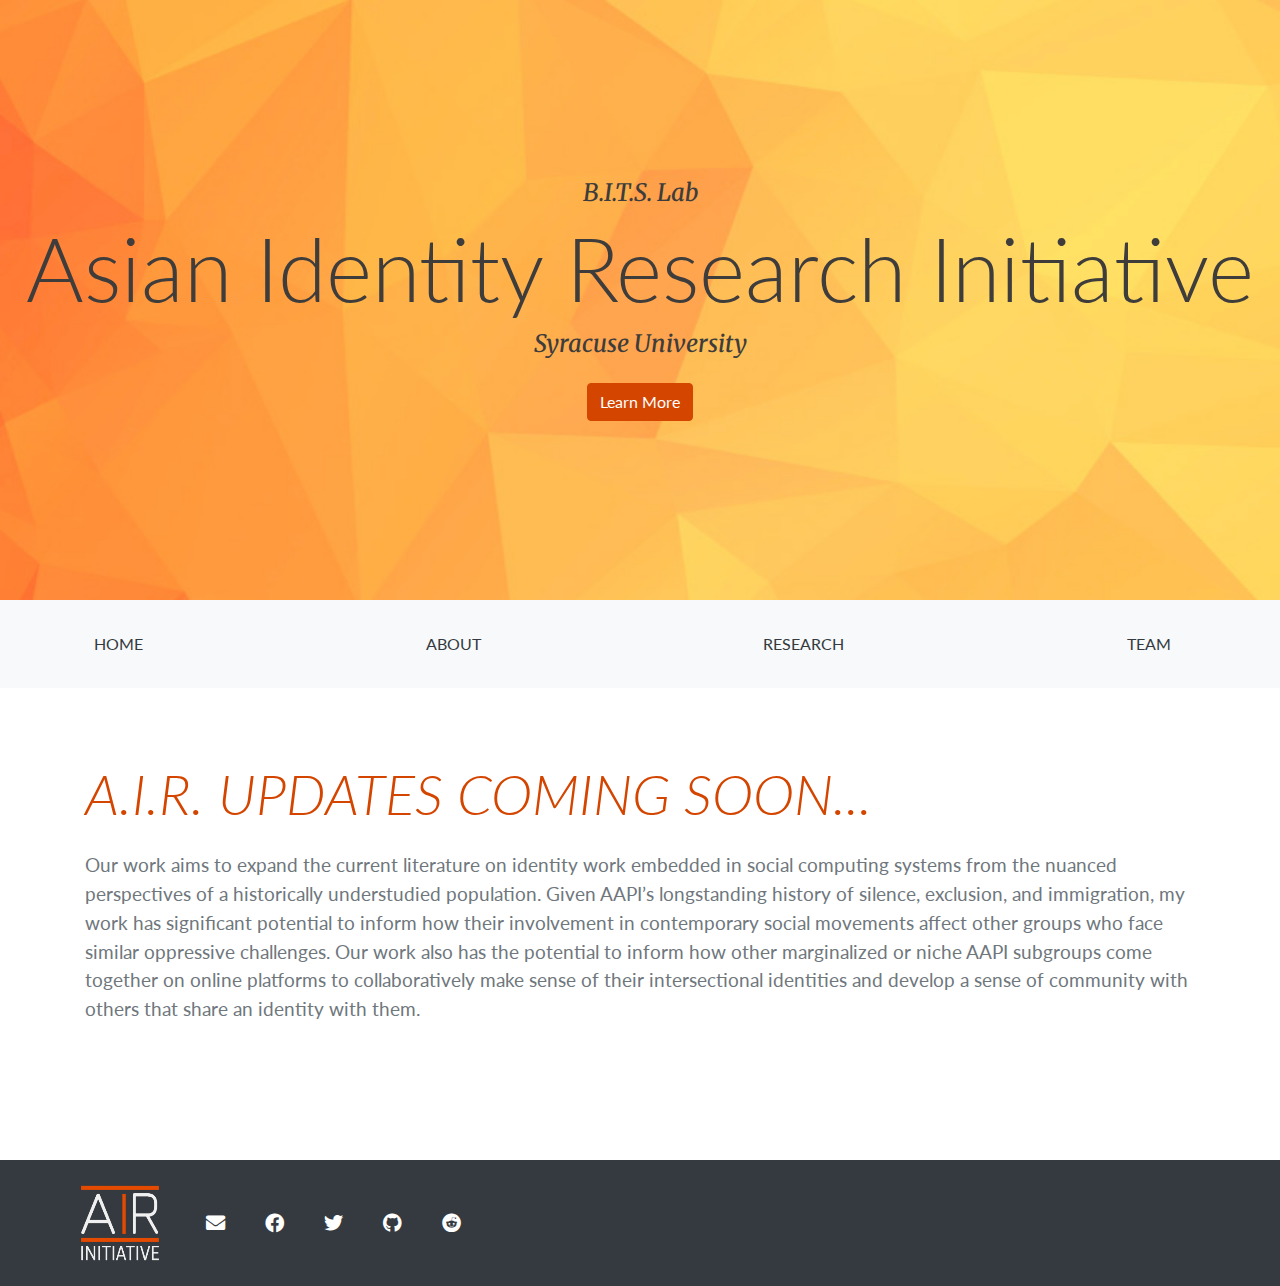
<file: index.html>
<!DOCTYPE html>
<html lang="en">
<head>
    <meta charset="UTF-8">
    <meta name="viewport" content="width=device-width, initial-scale=1.0">
    <meta http-equiv="X-UA-Compatible" content="ie=edge">
    <title>A.I.R. Initiative</title>
    <link rel="icon" href="images/air-dark.png" type="image/x-icon"/>
    
    <link rel="stylesheet" href="https://cdnjs.cloudflare.com/ajax/libs/twitter-bootstrap/4.0.0-beta/css/bootstrap.min.css" />
    <link href="https://use.fontawesome.com/releases/v5.0.7/css/all.css" rel="stylesheet">
	<link rel="stylesheet" href="style.css">
</head>
<body>
    <h1 class="sr-only"> A.I.R. Initiative</h1>
    <header class="banner">
        <div class="col-lg-12 col-sm-12 col-md-12">
            <h2 class="sr-only">Banner Section</h2>
            <div class="title-text">
                <h4>B.I.T.S. Lab</h4>
                <h2 class="display-2">
                    <span>Asian</span>
                    <span>Identity</span>
                    <span>Research</span>
                    <span>Initiative</span>
                </h2>
                <h4 class="pb-3">Syracuse University</h4>
                <button type="button" class="btn btn-secondary text-center"><a class= "text-white" href="index2.html">Learn More</a></button>
            </div>
        </div>
    </header>
    <nav class="main navbar navbar-expand-lg navbar-light bg-light">
            <button class="navbar-toggler" type="button" data-toggle="collapse" data-target="#navbarNavAltMarkup" aria-controls="navbarNavAltMarkup" aria-expanded="false" aria-label="Toggle navigation">
              <span class="navbar-toggler-icon"></span>
            </button>
            <div class="collapse navbar-collapse" id="navbarNavAltMarkup">
              <div class="navbar-nav container d-flex justify-content-between flex-lg-row">
                    <a id="homeNavItem" class="nav-item nav-link text-dark" href="index.html">HOME <span class="sr-only">(current)</span></a>
                    <a id="homeNavItem" class="nav-item nav-link text-dark" href="index2.html">ABOUT</a>
                    <a id="homeNavItem" class="nav-item nav-link text-dark" href="index3.html">RESEARCH</a>
                    <a id="homeNavItem" class="nav-item nav-link text-dark" href="index4.html">TEAM</a>
              </div>
            </div>
    </nav>
    <main>
        <section class="story  py-4">
            <h2 class="sr-only">Updates Section</h2>
            <div class="container py-5">
                <h1 class="display-4 font-italic">A.I.R. UPDATES COMING SOON...</h1>
                <p id="updates" class="pt-3 pb-5">Our work aims to expand the current literature on identity work embedded in social computing systems from 
                    the nuanced perspectives of a historically understudied population. Given AAPI’s longstanding history of silence, exclusion, and immigration, 
                    my work has significant potential to inform how their involvement in contemporary social movements affect other groups who face similar 
                    oppressive challenges. Our work also has the potential to inform how other marginalized or niche AAPI subgroups come together on online 
                    platforms to collaboratively make sense of their intersectional identities and develop a sense of community with others that share an identity 
                    with them.
                </p>
            </div>
        </section>
    </main>
    <footer class="footer">
        <h2 class="sr-only">Footer Section</h2>
        <nav class="navbar navbar-expand-lg navbar-light bg-dark col-sm-12">
                <h2 class="sr-only">Footer Contents</h2>
                    <div id= "footer-contents " class="footer navbar-nav container flex-row align-middle d-flex justify-content-lg-start d-flex justify-content-sm-center d-flex justify-content-md-center">
                        <a class="navbar-brand">
                            <img id="footer-image" src="images/air.png" width="100" height="100" class="d-inline-block align-top" alt="">
                        </a>
                        <a id="footerItem" class="nav-item nav-link text-white" href="mailto:airinitiative@gmail.com"><i class="fas fa-envelope"></i></a>    
                        <a id="footerItem" class="nav-item nav-link text-white" href="https://www.facebook.com/su.ischool/"><i class="fab fa-facebook"></i> <span class="sr-only">(current)</span></a>
                        <a id="footerItem" class="nav-item nav-link text-white" href="https://twitter.com/iSchoolSU"><i class="fab fa-twitter"></i></a>
                        <a id="footerItem" class="nav-item nav-link text-white" href="https://github.com/"><i class="fab fa-github"></i></a>
                        <a id="footerItem" class="nav-item nav-link text-white" href="https://www.reddit.com/"><i class="fab fa-reddit"></i></a>
                </div>
        </nav>
    </footer>
    <script src="https://code.jquery.com/jquery-3.2.1.slim.min.js" integrity="sha384-KJ3o2DKtIkvYIK3UENzmM7KCkRr/rE9/Qpg6aAZGJwFDMVNA/GpGFF93hXpG5KkN" crossorigin="anonymous"></script>
    <script src="https://cdnjs.cloudflare.com/ajax/libs/popper.js/1.12.9/umd/popper.min.js" integrity="sha384-ApNbgh9B+Y1QKtv3Rn7W3mgPxhU9K/ScQsAP7hUibX39j7fakFPskvXusvfa0b4Q" crossorigin="anonymous"></script>
    <script src="https://maxcdn.bootstrapcdn.com/bootstrap/4.0.0/js/bootstrap.min.js" integrity="sha384-JZR6Spejh4U02d8jOt6vLEHfe/JQGiRRSQQxSfFWpi1MquVdAyjUar5+76PVCmYl" crossorigin="anonymous"></script>
</body>
</html>
</file>
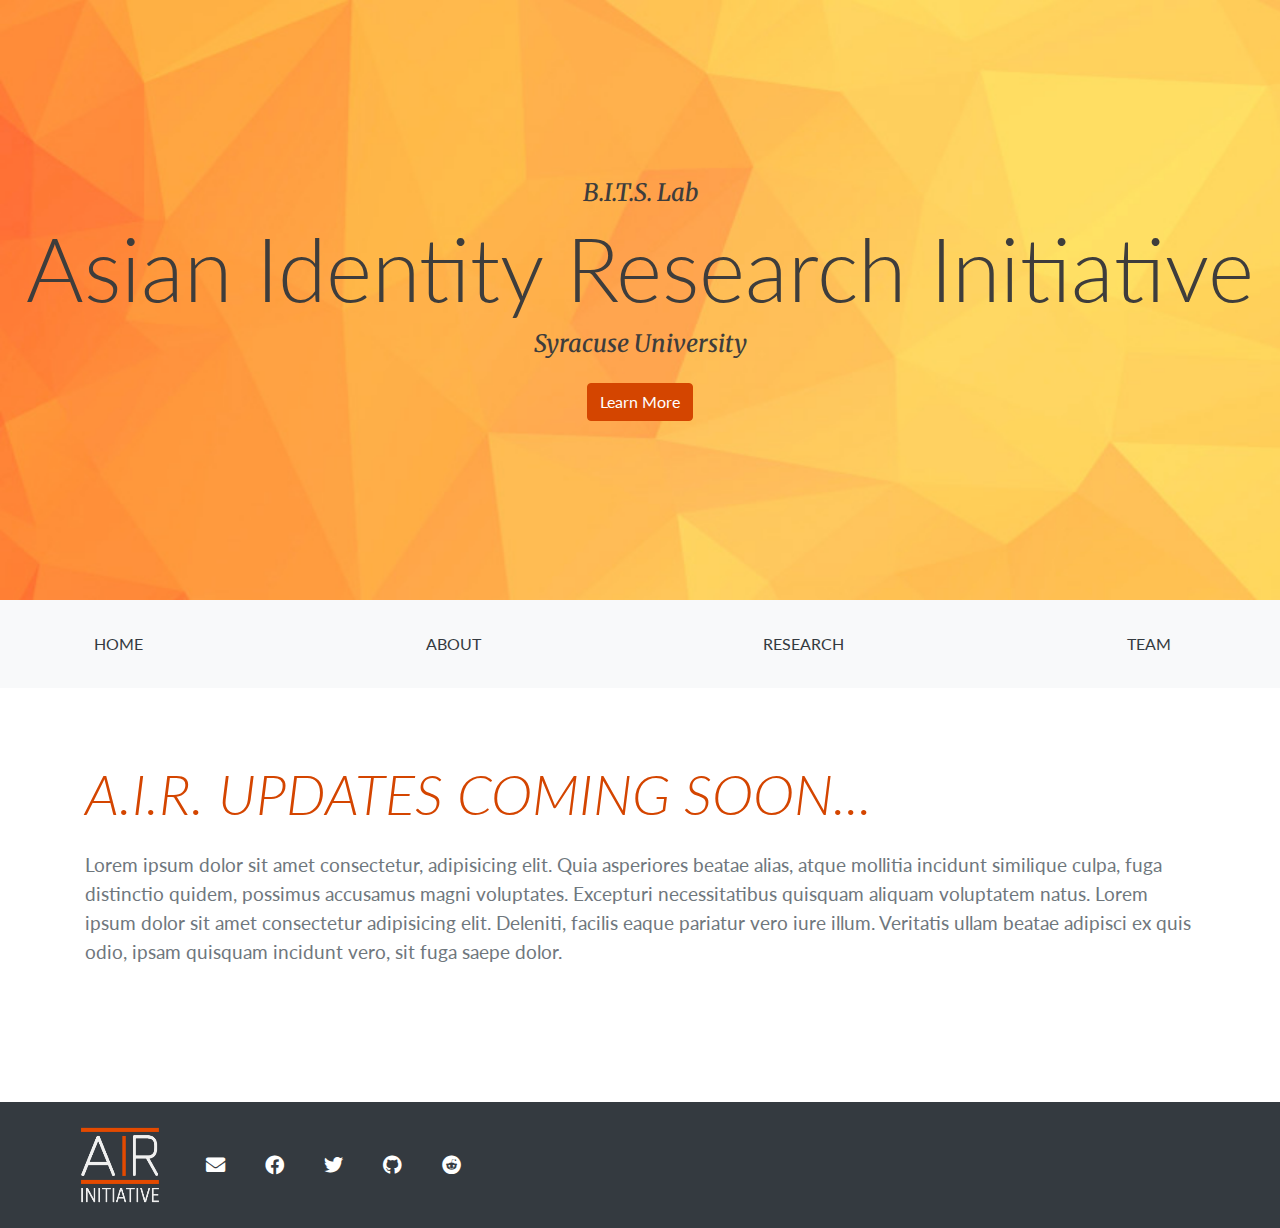
<file: index1.html>
<!DOCTYPE html>
<html lang="en">
<head>
    <meta charset="UTF-8">
    <meta name="viewport" content="width=device-width, initial-scale=1.0">
    <meta http-equiv="X-UA-Compatible" content="ie=edge">
    <title>A.I.R. Initiative</title>
    <link rel="icon" href="images/air-dark.png" type="image/x-icon"/>
    
    <link rel="stylesheet" href="https://cdnjs.cloudflare.com/ajax/libs/twitter-bootstrap/4.0.0-beta/css/bootstrap.min.css" />
    <link href="https://use.fontawesome.com/releases/v5.0.7/css/all.css" rel="stylesheet">
	<link rel="stylesheet" href="style.css">
</head>
<body>
    <h1 class="sr-only"> A.I.R. Initiative</h1>
    <header class="banner">
        <div class="col-lg-12 col-sm-12 col-md-12">
            <h2 class="sr-only">Banner Section</h2>
            <div class="title-text">
                <h4>B.I.T.S. Lab</h4>
                <h2 class="display-2">
                    <span>Asian</span>
                    <span>Identity</span>
                    <span>Research</span>
                    <span>Initiative</span>
                </h2>
                <h4 class="pb-3">Syracuse University</h4>
                <button type="button" class="btn btn-secondary text-center">Learn More</button>
            </div>
        </div>
    </header>
    <nav class="main navbar navbar-expand-lg navbar-light bg-light">
            <button class="navbar-toggler" type="button" data-toggle="collapse" data-target="#navbarNavAltMarkup" aria-controls="navbarNavAltMarkup" aria-expanded="false" aria-label="Toggle navigation">
              <span class="navbar-toggler-icon"></span>
            </button>
            <div class="collapse navbar-collapse" id="navbarNavAltMarkup">
              <div class="navbar-nav container d-flex justify-content-between flex-row">
                    <a id="homeNavItem" class="nav-item nav-link text-dark" href="index1.html">HOME <span class="sr-only">(current)</span></a>
                    <a id="homeNavItem" class="nav-item nav-link text-dark" href="index2.html">ABOUT</a>
                    <a id="homeNavItem" class="nav-item nav-link text-dark" href="index3.html">RESEARCH</a>
                    <a id="homeNavItem" class="nav-item nav-link text-dark" href="index4.html">TEAM</a>
              </div>
            </div>
    </nav>
    <main>
        <section class="story  py-4">
            <h2 class="sr-only">Updates Section</h2>
            <div class="container py-5">
                <h1 class="display-4 font-italic">A.I.R. UPDATES COMING SOON...</h1>
                <p id="updates" class="pt-3 pb-5"> Lorem ipsum dolor sit amet consectetur, adipisicing elit. Quia asperiores beatae alias, atque mollitia incidunt similique culpa, 
                    fuga distinctio quidem, possimus accusamus magni voluptates. Excepturi necessitatibus quisquam aliquam voluptatem natus. 
                    Lorem ipsum dolor sit amet consectetur adipisicing elit. Deleniti, facilis eaque pariatur vero iure illum. Veritatis 
                    ullam beatae adipisci ex quis odio, ipsam quisquam incidunt vero, sit fuga saepe dolor.</p>
            </div>
        </section>
    </main>
    <footer class="footer">
        <h2 class="sr-only">Footer Section</h2>
        <nav class="navbar navbar-expand-lg navbar-light bg-dark col-sm-12">
                    <div id= "footer-contents " class="footer navbar-nav container flex-row align-middle d-flex justify-content-lg-start d-flex justify-content-sm-center d-flex justify-content-md-center">
                        <a class="navbar-brand" href="#">
                            <img id="footer-image" src="images/air.png" width="100" height="100" class="d-inline-block align-top" alt="">
                        </a>
                        <a id="footerItem" class="nav-item nav-link text-white" href="#"><i class="fas fa-envelope"></i></a>    
                        <a id="footerItem" class="nav-item nav-link text-white" href="#"><i class="fab fa-facebook"></i> <span class="sr-only">(current)</span></a>
                        <a id="footerItem" class="nav-item nav-link text-white" href="#"><i class="fab fa-twitter"></i></a>
                        <a id="footerItem" class="nav-item nav-link text-white" href="#"><i class="fab fa-github"></i></a>
                        <a id="footerItem" class="nav-item nav-link text-white" href="#"><i class="fab fa-reddit"></i></a>
                </div>
        </nav>
    </footer>
</body>
</html>
</file>
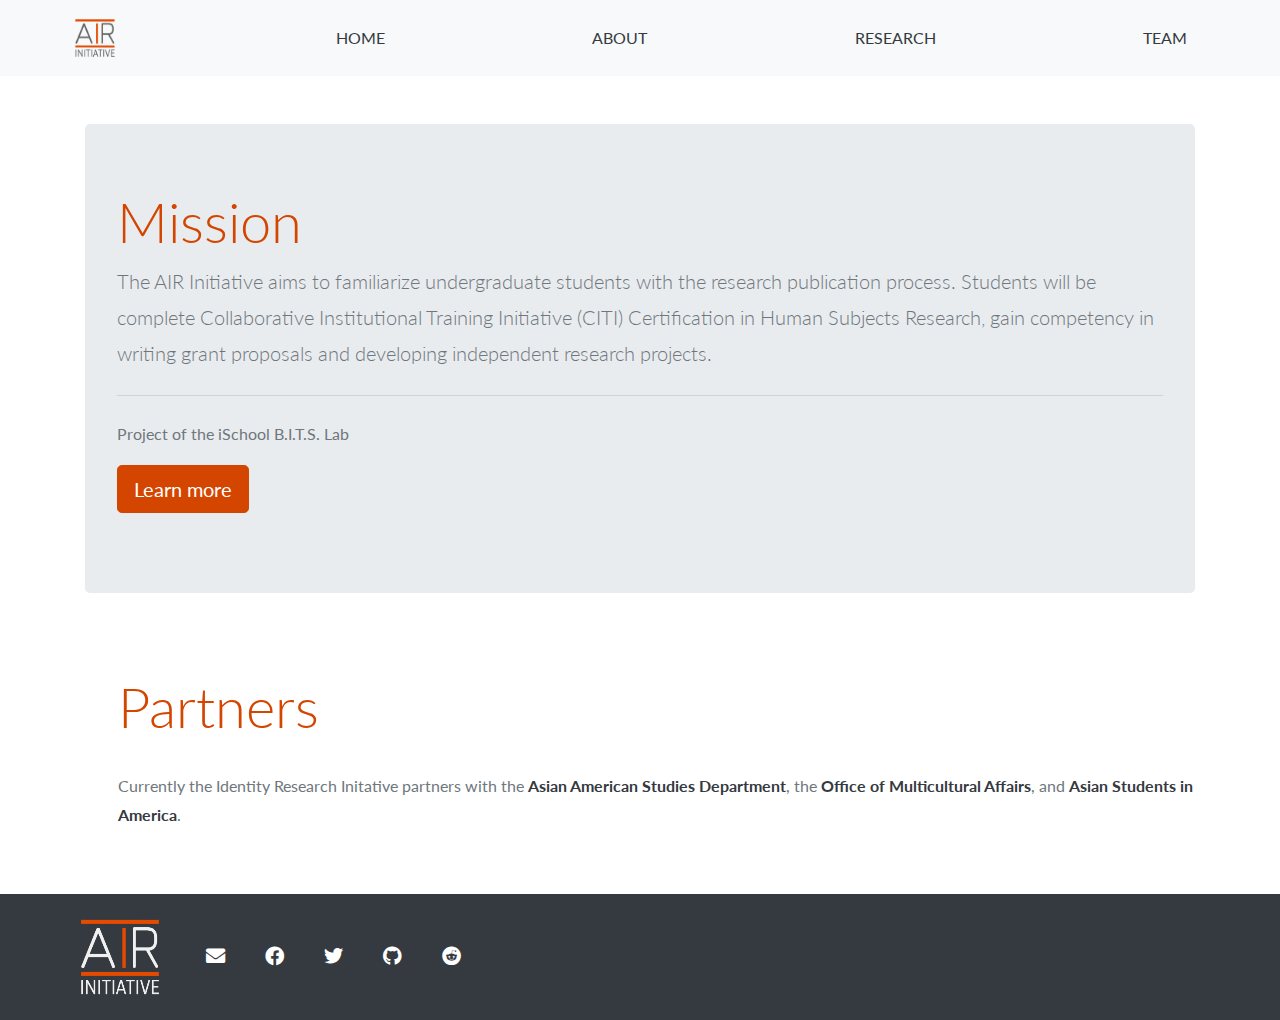
<file: index2.html>
<!DOCTYPE html>
<html lang="en">
<head>
    <meta charset="UTF-8">
    <meta name="viewport" content="width=device-width, initial-scale=1.0">
    <meta http-equiv="X-UA-Compatible" content="ie=edge">
    <title>About | A.I.R. Initiative</title>
    <link rel="icon" href="images/air-dark.png" type="image/x-icon"/>

    <link rel="stylesheet" href="https://cdnjs.cloudflare.com/ajax/libs/twitter-bootstrap/4.0.0-beta/css/bootstrap.min.css" />
    <link href="https://use.fontawesome.com/releases/v5.0.7/css/all.css" rel="stylesheet">
	<link rel="stylesheet" href="style.css">
</head>
<body>
    <nav class="main navbar navbar-expand-lg navbar-light bg-light">
            <h2 class="sr-only">Nav Bar</h2>
            <button class="navbar-toggler" type="button" data-toggle="collapse" data-target="#navbarNavAltMarkup" aria-controls="navbarNavAltMarkup" aria-expanded="false" aria-label="Toggle navigation">
                <span class="navbar-toggler-icon"></span>
            </button>
            <div class="collapse navbar-collapse" id="navbarNavAltMarkup">
                <div class="navbar-nav container d-flex justify-content-between flex-lg-row align-middle d-flex align-items-center ">
                    <a id="nav-bar-img" class="navbar-brand" href="index.html">
                        <img src="images/air-dark.png" width="50" height="50" class="d-inline-block align-top" alt="">
                    </a>
                    <a id="second-nav" class="nav-item nav-link text-dark" href="index.html">HOME <span class="sr-only">(current)</span></a>
                    <a id="second-nav" class="nav-item nav-link text-dark" href="index2.html">ABOUT</a>
                    <a id="second-nav" class="nav-item nav-link text-dark" href="index3.html">RESEARCH</a>
                    <a id="second-nav" class="nav-item nav-link text-dark" href="index4.html">TEAM</a>
                </div>
            </div>
    </nav>
    <main>
        <section class="info">
            <h2 class="sr-only">Mission Section</h2>
            <div class="container">
                <div class="jumbotron mt-5">
                    <h1 id="about-headings" class="display-4">Mission</h1>
                    <p class="lead">The AIR Initiative aims to familiarize undergraduate students with the research publication process. Students will be complete 
                        Collaborative Institutional Training Initiative (CITI) Certification in Human Subjects Research, gain competency in writing grant proposals 
                        and developing independent research projects. 
                        </p>
                    <hr class="my-4">
                    <p>Project of the iSchool B.I.T.S. Lab</p>
                    <p class="lead">
                    <a id="bitsLink" class="btn btn-primary btn-lg" href="http://bits.ischool.syr.edu/" role="button">Learn more</a>
                    </p>
                </div>

                <section id="partner-heading" class="row pt-5 pb-3 pl-lg-5 pl-md-5">
                        <h2 class="sr-only">partners-heading</h2>
                        <h1 id="partners-text" class="display-4">Partners</h1>
                </section>
                <section id="partners-text"class="row pt-2 pb-5 pl-lg-5 pl-md-5 pl-sm-0 pl-xs-0 ">
                        <h2 class="sr-only">partners-text</h2>
                        <p> Currently the Identity Research Initative partners with the 
                            <a class="text-dark font-weight-bold"href="http://thecollege.syr.edu/academics/interdisciplinary/Asian-AsianAmerican.html">Asian American Studies Department</a>, the 
                            <a class="text-dark font-weight-bold"href="http://multicultural.syr.edu/">Office of Multicultural Affairs</a>, 
                            and <a class="text-dark font-weight-bold"href="http://asia.syr.edu/">Asian Students in America</a>.</p>
                </section>
            </div>
        </section>
    </main>
    <footer class="footer">
        <h2 class="sr-only">Footer Section</h2>
        <nav class="navbar navbar-expand-lg navbar-light bg-dark col-sm-12">
                    <h2 class="sr-only">Footer Contents</h2>
                    <div id= "footer-contents " class="footer navbar-nav container flex-row align-middle d-flex justify-content-lg-start d-flex justify-content-sm-center d-flex justify-content-md-center">
                        <a class="navbar-brand">
                            <img id="footer-image" src="images/air.png" width="100" height="100" class="d-inline-block align-top" alt="">
                        </a>
                        <a id="footerItem" class="nav-item nav-link text-white" href="mailto:airinitiative@gmail.com"><i class="fas fa-envelope"></i></a>    
                        <a id="footerItem" class="nav-item nav-link text-white" href="https://www.facebook.com/su.ischool/"><i class="fab fa-facebook"></i> <span class="sr-only">(current)</span></a>
                        <a id="footerItem" class="nav-item nav-link text-white" href="https://twitter.com/iSchoolSU"><i class="fab fa-twitter"></i></a>
                        <a id="footerItem" class="nav-item nav-link text-white" href="https://github.com/"><i class="fab fa-github"></i></a>
                        <a id="footerItem" class="nav-item nav-link text-white" href="https://www.reddit.com/"><i class="fab fa-reddit"></i></a>
                    </div>
        </nav>
    </footer>
    <script src="https://code.jquery.com/jquery-3.2.1.slim.min.js" integrity="sha384-KJ3o2DKtIkvYIK3UENzmM7KCkRr/rE9/Qpg6aAZGJwFDMVNA/GpGFF93hXpG5KkN" crossorigin="anonymous"></script>
    <script src="https://cdnjs.cloudflare.com/ajax/libs/popper.js/1.12.9/umd/popper.min.js" integrity="sha384-ApNbgh9B+Y1QKtv3Rn7W3mgPxhU9K/ScQsAP7hUibX39j7fakFPskvXusvfa0b4Q" crossorigin="anonymous"></script>
    <script src="https://maxcdn.bootstrapcdn.com/bootstrap/4.0.0/js/bootstrap.min.js" integrity="sha384-JZR6Spejh4U02d8jOt6vLEHfe/JQGiRRSQQxSfFWpi1MquVdAyjUar5+76PVCmYl" crossorigin="anonymous"></script>
</body>
</html>
</file>
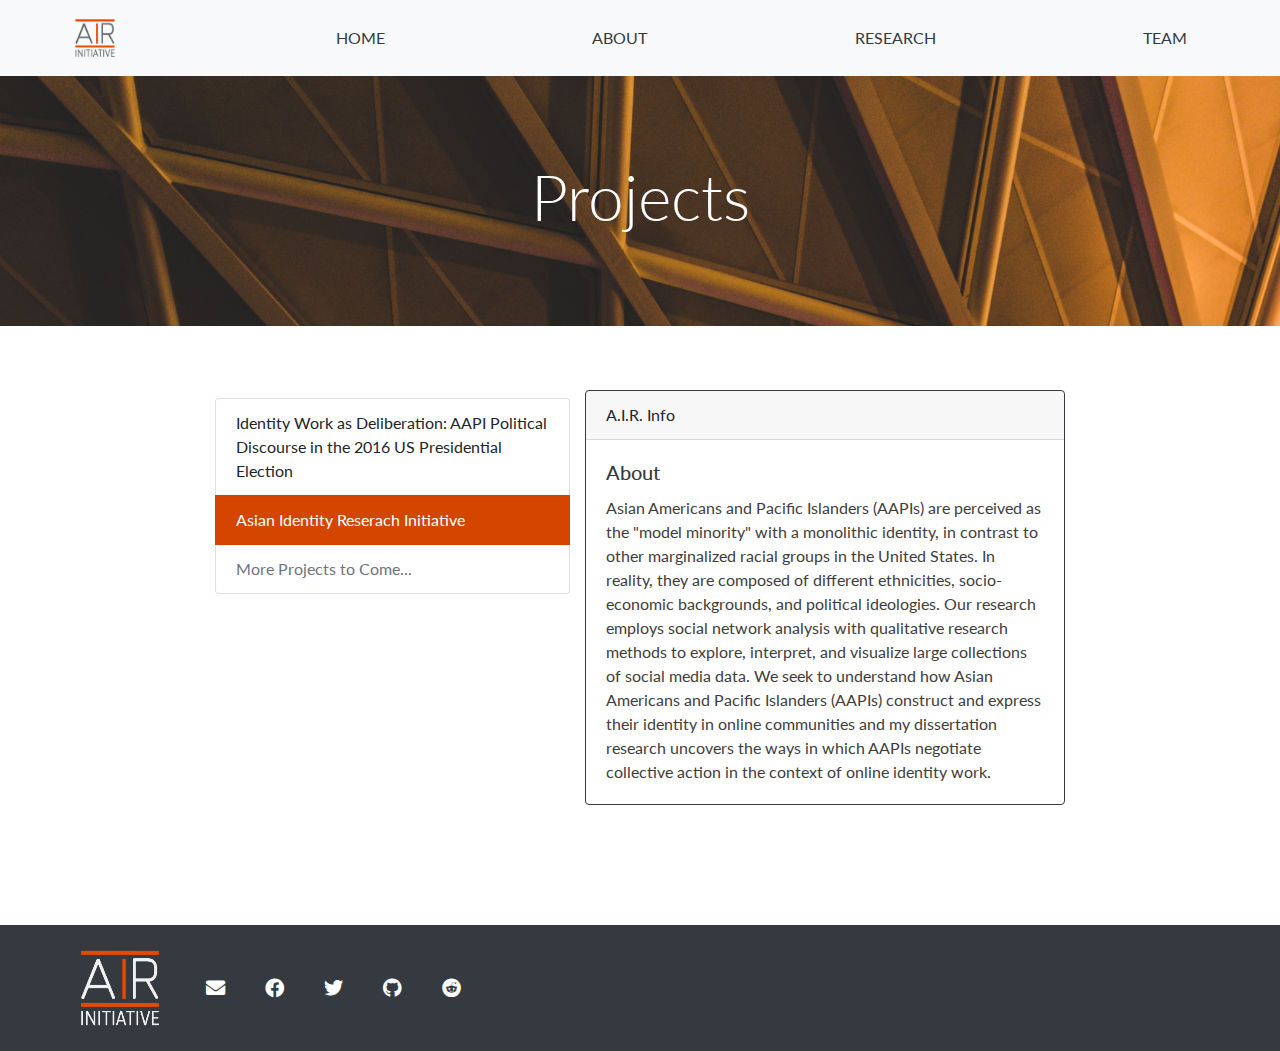
<file: index3.html>
<!DOCTYPE html>
<html lang="en">
<head>
    <meta charset="UTF-8">
    <meta name="viewport" content="width=device-width, initial-scale=1.0">
    <meta http-equiv="X-UA-Compatible" content="ie=edge">
    <title>Research | A.I.R. Initiative</title>
    <link rel="icon" href="images/air-dark.png" type="image/x-icon"/>

    <link rel="stylesheet" href="https://cdnjs.cloudflare.com/ajax/libs/twitter-bootstrap/4.0.0-beta/css/bootstrap.min.css" />
    <link href="https://use.fontawesome.com/releases/v5.0.7/css/all.css" rel="stylesheet">
	<link rel="stylesheet" href="style.css">
</head>
<body>
        <nav class="main navbar navbar-expand-lg navbar-light bg-light">
                <h2 class="sr-only">Nav Bar</h2>
                <button class="navbar-toggler" type="button" data-toggle="collapse" data-target="#navbarNavAltMarkup" aria-controls="navbarNavAltMarkup" aria-expanded="false" aria-label="Toggle navigation">
                    <span class="navbar-toggler-icon"></span>
                </button>
                <div class="collapse navbar-collapse" id="navbarNavAltMarkup">
                    <div class="navbar-nav container d-flex justify-content-between flex-lg-row align-middle d-flex align-items-center ">
                        <a id="nav-bar-img" class="navbar-brand" href="index.html">
                            <img src="images/air-dark.png" width="50" height="50" class="d-inline-block align-top" alt="">
                        </a>
                        <a id="second-nav" class="nav-item nav-link text-dark" href="index.html">HOME <span class="sr-only">(current)</span></a>
                    <a id="second-nav" class="nav-item nav-link text-dark" href="index2.html">ABOUT</a>
                    <a id="second-nav" class="nav-item nav-link text-dark" href="index3.html">RESEARCH</a>
                    <a id="second-nav" class="nav-item nav-link text-dark" href="index4.html">TEAM</a>
                    </div>
                </div>
        </nav>
        <main>
            <section id="project-banner" class="banner">
                    <h2 class="sr-only">Banner Section</h2>
                    <div class="title-text">
                        <h2 class="text-white display-2">
                            <span>Projects</span>
                        </h2>
                    </div>
            </section>
            <section class="project py-lg-4 mt-lg-4 py-md-4 mt-md-4 py-sm-2 mt-sm-2">
                    <h2 class="sr-only">Project Menu</h2>
                <div id="project-contents" class="container d-flex align-content-center d-flex justify-content-center">
                        <ul class="list-group col-lg-4 pt-4 pb-sm-3">
                                <li class="list-group-item">Identity Work as Deliberation: AAPI Political Discourse in the 2016 US Presidential Election</li>
                                <li class="list-group-item active">Asian Identity Reserach Initiative</li>
                                <li class="list-group-item disabled">More Projects to Come...</li>
                        </ul>

                        <div id= "info-card"class="card border-dark mb-5 mt-sm-3 " style="max-width: 30rem;">                   
                            <div class="card-header">A.I.R. Info</div>
                            <div class="card-body text-dark">
                            <h5 class="card-title">About</h5>
                            <h2 class="sr-only">A.I.R. Overview</h2>  
                            <p class="card-text">Asian Americans and Pacific Islanders (AAPIs) are perceived as the "model minority" with a monolithic 
                                identity, in contrast to other marginalized racial groups in the United States. In reality, they are composed of different 
                                ethnicities, socio-economic backgrounds, and political ideologies. Our research employs social network analysis with qualitative 
                                research methods to explore, interpret, and visualize large collections of social media data. We seek to understand how Asian 
                                Americans and Pacific Islanders (AAPIs) construct and express their identity in online communities and my dissertation research 
                                uncovers the ways in which AAPIs negotiate collective action in the context of online identity work.</p>
                            </div>
                        </div>
                </div>
            </section>
        </main>
    
</body>
    <footer class="footer pt-5">
        <nav class="navbar navbar-expand-lg navbar-light bg-dark col-sm-12">
                <h2 class="sr-only">Footer Section</h2>
                    <div id= "footer-contents " class="footer navbar-nav container flex-row align-middle d-flex justify-content-lg-start d-flex justify-content-sm-center d-flex justify-content-md-center">
                        <a class="navbar-brand" >
                            <img id="footer-image" src="images/air.png" width="100" height="100" class="d-inline-block align-top" alt="">
                        </a>
                        <a id="footerItem" class="nav-item nav-link text-white" href="mailto:airinitiative@gmail.com"><i class="fas fa-envelope"></i></a>    
                        <a id="footerItem" class="nav-item nav-link text-white" href="https://www.facebook.com/su.ischool/"><i class="fab fa-facebook"></i> <span class="sr-only">(current)</span></a>
                        <a id="footerItem" class="nav-item nav-link text-white" href="https://twitter.com/iSchoolSU"><i class="fab fa-twitter"></i></a>
                        <a id="footerItem" class="nav-item nav-link text-white" href="https://github.com/"><i class="fab fa-github"></i></a>
                        <a id="footerItem" class="nav-item nav-link text-white" href="https://www.reddit.com/"><i class="fab fa-reddit"></i></a>
                </div>
        </nav>
    </footer>
    <script src="https://code.jquery.com/jquery-3.2.1.slim.min.js" integrity="sha384-KJ3o2DKtIkvYIK3UENzmM7KCkRr/rE9/Qpg6aAZGJwFDMVNA/GpGFF93hXpG5KkN" crossorigin="anonymous"></script>
    <script src="https://cdnjs.cloudflare.com/ajax/libs/popper.js/1.12.9/umd/popper.min.js" integrity="sha384-ApNbgh9B+Y1QKtv3Rn7W3mgPxhU9K/ScQsAP7hUibX39j7fakFPskvXusvfa0b4Q" crossorigin="anonymous"></script>
    <script src="https://maxcdn.bootstrapcdn.com/bootstrap/4.0.0/js/bootstrap.min.js" integrity="sha384-JZR6Spejh4U02d8jOt6vLEHfe/JQGiRRSQQxSfFWpi1MquVdAyjUar5+76PVCmYl" crossorigin="anonymous"></script>
</html>
</file>
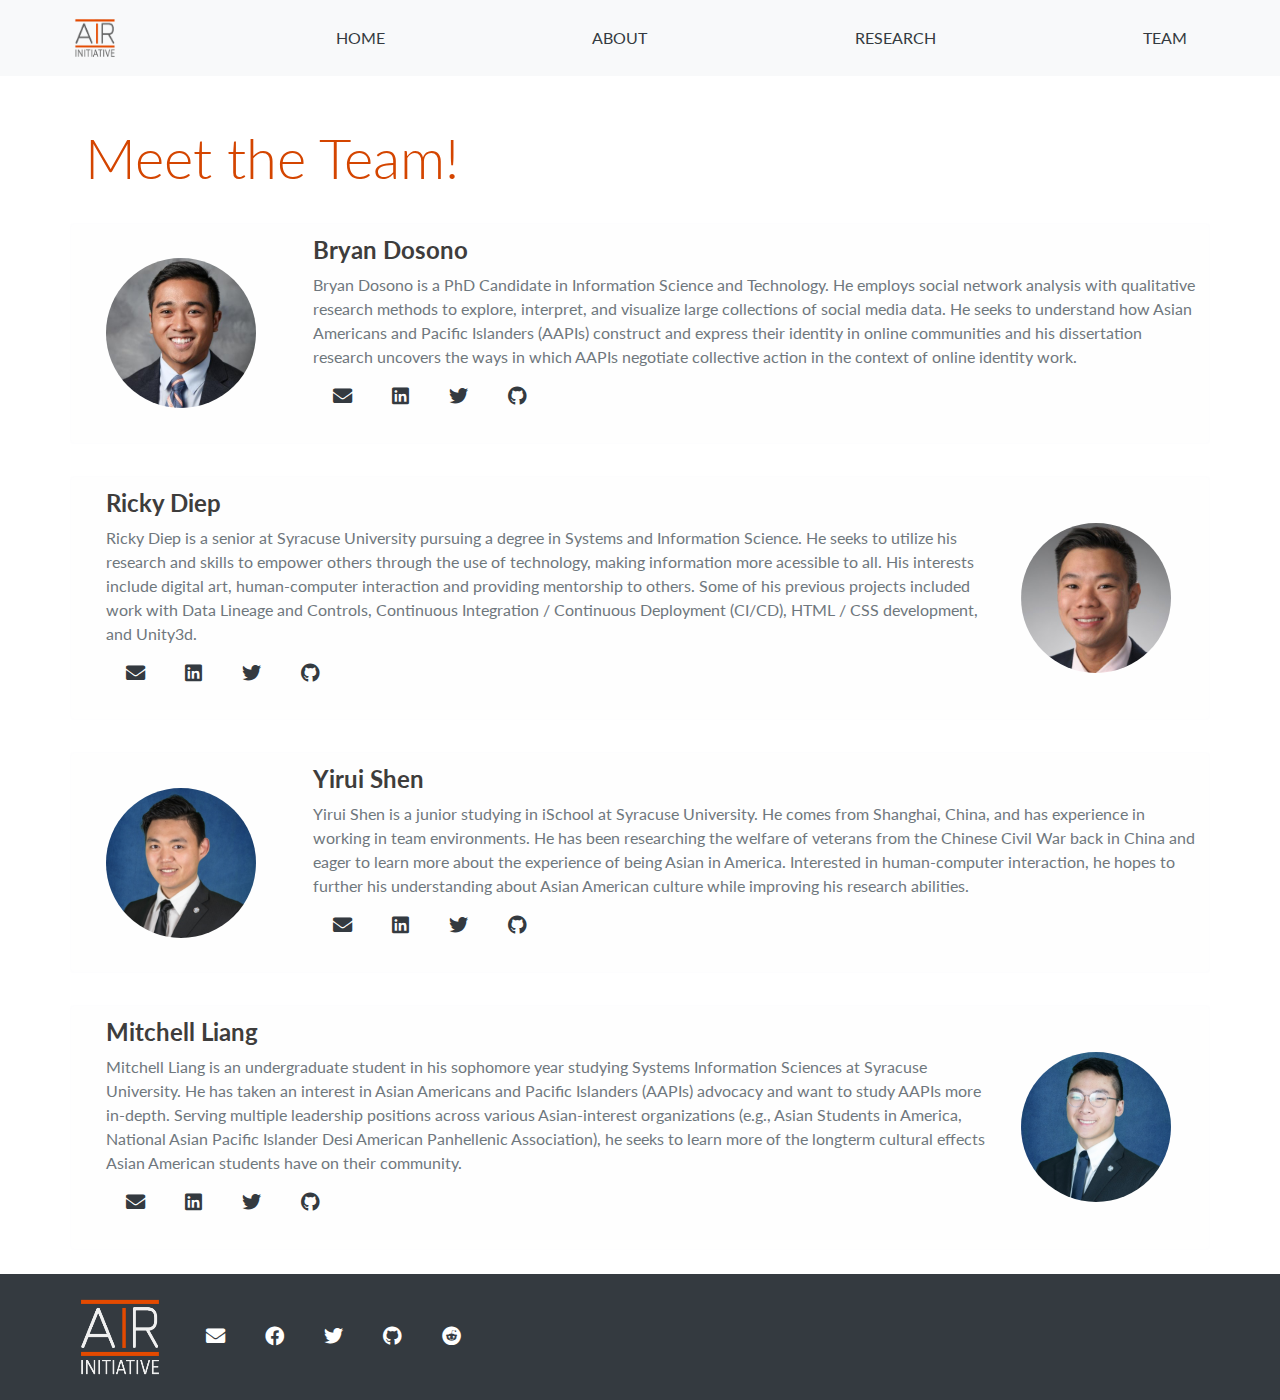
<file: index4.html>
<!DOCTYPE html>
<html lang="en">
<head>
    <meta charset="UTF-8">
    <meta name="viewport" content="width=device-width, initial-scale=1.0">
    <meta http-equiv="X-UA-Compatible" content="ie=edge">
    <title>Team | A.I.R. Initiative</title>
    <link rel="icon" href="images/air-dark.png" type="image/x-icon"/>

    <link rel="stylesheet" href="https://cdnjs.cloudflare.com/ajax/libs/twitter-bootstrap/4.0.0-beta/css/bootstrap.min.css" />
    <link href="https://use.fontawesome.com/releases/v5.0.7/css/all.css" rel="stylesheet">
	<link rel="stylesheet" href="style.css">
</head>
<body>
    <nav class="main navbar navbar-expand-lg navbar-light bg-light">
        <h2 class="sr-only">Nav Bar</h2>
        <button class="navbar-toggler" type="button" data-toggle="collapse" data-target="#navbarNavAltMarkup" aria-controls="navbarNavAltMarkup" aria-expanded="false" aria-label="Toggle navigation">
            <span class="navbar-toggler-icon"></span>
        </button>
        <div class="collapse navbar-collapse" id="navbarNavAltMarkup">
            <div class="navbar-nav container d-flex justify-content-between flex-lg-row align-middle d-flex align-items-center ">
                <a id="nav-bar-img" class="navbar-brand" href="index.html">
                    <img src="images/air-dark.png" width="50" height="50" class="d-inline-block align-top" alt="">
                </a>
                <a id="second-nav" class="nav-item nav-link text-dark" href="index.html">HOME <span class="sr-only">(current)</span></a>
                    <a id="second-nav" class="nav-item nav-link text-dark" href="index2.html">ABOUT</a>
                    <a id="second-nav" class="nav-item nav-link text-dark" href="index3.html">RESEARCH</a>
                    <a id="second-nav" class="nav-item nav-link text-dark" href="index4.html">TEAM</a>
            </div>
        </div>
    </nav>
    <main>
        <h1 class="sr-only">Team information</h1>
        <div class="team">
          <div class="container">
            <div id="team-title-box"class="row pt-5 pb-3 col-lg-12 col-md-12 col-sm-12">
              <h1 id="team-title"class="display-4">Meet the Team!</h1>
            </div>
          
            <div class="team-item row py-2">
                <div id ="team-box"class="alert alert-light d-flex align-items-center col-12">
                    <div id ="team-pic" class="team-item-image col-lg-2 col-md-4 mr-md-4">
                        <img src="images/bdosono.jpg" width="150" height="150"alt="Bryan Dosono" />
                    </div>
                    <div class="team-item-text col-lg-10 col-md-8">
                      <h4 id="names" class="font-weight-bold">Bryan Dosono</h4>  
                      <p class="mb-0">Bryan Dosono is a PhD Candidate in Information Science and Technology. He employs social network analysis with 
                          qualitative research methods to explore, interpret, and visualize large collections of social media data. 
                          He seeks to understand how Asian Americans and Pacific Islanders (AAPIs) construct and express their identity in 
                          online communities and his dissertation research uncovers the ways in which AAPIs negotiate collective action in the
                          context of online identity work.</p>
                        <div class="profile navbar-nav container flex-row align-middle d-flex justify-content-start pr-2 pt-5">    
                            <a id="footerItem" class="nav-item nav-link text-dark" href="mailto:bdosono@gmail.com"><i class="fas fa-envelope"></i></a>    
                            <a id="footerItem" class="nav-item nav-link text-dark" href="https://www.linkedin.com/in/bdosono/"><i class="fab fa-linkedin"></i> <span class="sr-only">(current)</span></a>
                            <a id="footerItem" class="nav-item nav-link text-dark" href="https://twitter.com/bdosono?lang=en"><i class="fab fa-twitter"></i></a>
                            <a id="footerItem" class="nav-item nav-link text-dark" href="https://github.com/bdosono"><i class="fab fa-github"></i></a>
                        </div>
                    </div>
                </div>
            </div>

            <div class="team-item row py-2">
                    <div id ="team-box-flip"class="alert alert-light d-flex align-items-center col-12 flex-lg-row-reverse flex-md-row-reverse">
                        <div id ="team-pic" class="team-item-image col-lg-2 col-md-4 col-sm-12">
                            <img src="images/rdiep.jpg" width="150" height="150"alt="Ricky Diep" />
                        </div>
                        <div class="team-item-text col-lg-10 col-md-8 col-sm-12">
                          <h4 id="names" class="font-weight-bold">Ricky Diep</h4>  
                          <p class="mb-0">Ricky Diep is a senior at Syracuse University pursuing a degree in Systems and Information Science. He seeks 
                              to utilize his research and skills to empower others through the use of technology, making information more acessible to 
                              all. His interests include digital art, human-computer interaction and providing mentorship to others. Some of his previous 
                              projects included work with Data Lineage and Controls, Continuous Integration / Continuous Deployment (CI/CD), HTML / CSS development, 
                              and Unity3d.</p>
                            <div class="profile navbar-nav container flex-row align-middle d-flex justify-content-start pr-2 pt-5">    
                                <a id="footerItem" class="nav-item nav-link text-dark" href="mailto:rdiep@syr.edu"><i class="fas fa-envelope"></i></a>    
                                <a id="footerItem" class="nav-item nav-link text-dark" href="https://www.linkedin.com/in/rickydiep/"><i class="fab fa-linkedin"></i> <span class="sr-only">(current)</span></a>
                                <a id="footerItem" class="nav-item nav-link text-dark" href="https://twitter.com/rdiep78?lang=en"><i class="fab fa-twitter"></i></a>
                                <a id="footerItem" class="nav-item nav-link text-dark" href="https://github.com/rickydiep"><i class="fab fa-github"></i></a>
                            </div>
                        </div>
                    </div>
                </div>

                <div class="team-item row py-2">
                        <div id ="team-box"class="alert alert-light d-flex align-items-center col-12">
                            <div id ="team-pic" class="team-item-image col-lg-2 col-md-4 mr-md-4">
                                <img src="images/yshen.jpg" width="150" height="150"alt="Yirui Shen" />
                            </div>
                            <div class="team-item-text col-lg-10 col-md-8">
                              <h4 id="names" class="font-weight-bold">Yirui Shen</h4>  
                              <p class="mb-0">Yirui Shen is a junior studying in iSchool at Syracuse University. He comes from Shanghai, China, and has 
                                  experience in working in team environments. He has been researching the welfare of veterans from the Chinese Civil War back 
                                  in China and eager to learn more about the experience of being Asian in America. Interested in human-computer interaction, 
                                  he hopes to further his understanding about Asian American culture while improving his research abilities.</p>
                                <div class="profile navbar-nav container flex-row align-middle d-flex justify-content-start pr-2 pt-5">    
                                    <a id="footerItem" class="nav-item nav-link text-dark" href="mailto:yshen116@syr.edu"><i class="fas fa-envelope"></i></a>    
                                    <a id="footerItem" class="nav-item nav-link text-dark" href="https://www.linkedin.com/in/yiruishen/"><i class="fab fa-linkedin"></i> <span class="sr-only">(current)</span></a>
                                    <a id="footerItem" class="nav-item nav-link text-dark" href="https://twitter.com/"><i class="fab fa-twitter"></i></a>
                                    <a id="footerItem" class="nav-item nav-link text-dark" href="#https://github.com"><i class="fab fa-github"></i></a>
                                </div>
                            </div>
                        </div>
                    </div>

                    <div class="team-item row py-2">
                            <div id ="team-box-flip"class="alert alert-light d-flex align-items-center col-12 flex-lg-row-reverse flex-md-row-reverse">
                                <div id ="team-pic" class="team-item-image col-lg-2 col-md-4 col-sm-12">
                                    <img src="images/mliang.jpg" width="150" height="150"alt="Mitchell Liang" />
                                </div>
                                <div class="team-item-text col-lg-10 col-md-8 col-sm-12">
                                  <h4 id="names" class="font-weight-bold">Mitchell Liang</h4>  
                                  <p class="mb-0">Mitchell Liang is an undergraduate student in his sophomore year studying Systems Information Sciences at 
                                      Syracuse University. He has taken an interest in Asian Americans and Pacific Islanders (AAPIs) advocacy and want to study 
                                      AAPIs more in-depth. Serving multiple leadership positions across various Asian-interest organizations (e.g., Asian Students 
                                      in America, National Asian Pacific Islander Desi American Panhellenic Association), he seeks to learn more of the longterm 
                                      cultural effects Asian American students have on their community. </p>
                                    <div class="profile navbar-nav container flex-row align-middle d-flex justify-content-start pr-2 pt-5">    
                                        <a id="footerItem" class="nav-item nav-link text-dark" href="mailto:mfliang@syr.edu"><i class="fas fa-envelope"></i></a>    
                                        <a id="footerItem" class="nav-item nav-link text-dark" href="https://www.linkedin.com/in/mitchellfliang/"><i class="fab fa-linkedin"></i> <span class="sr-only">(current)</span></a>
                                        <a id="footerItem" class="nav-item nav-link text-dark" href="https://twitter.com/"><i class="fab fa-twitter"></i></a>
                                        <a id="footerItem" class="nav-item nav-link text-dark" href="https://github.com"><i class="fab fa-github"></i></a>
                                    </div>
                                </div>
                            </div>
                        </div>

          </div>
        </div>
    </main>
        <footer class="footer">
            <nav class="navbar navbar-expand-lg navbar-light bg-dark col-sm-12">
                    <h2 class="sr-only">Footer Contents</h2>
                        <div id= "footer-contents " class="footer navbar-nav container flex-row align-middle d-flex justify-content-lg-start d-flex justify-content-sm-center d-flex justify-content-md-center">
                            <a class="navbar-brand">
                                <img id="footer-image" src="images/air.png" width="100" height="100" class="d-inline-block align-top" alt="">
                            </a>
                            <a id="footerItem" class="nav-item nav-link text-white" href="mailto:airinitiative@gmail.com"><i class="fas fa-envelope"></i></a>    
                        <a id="footerItem" class="nav-item nav-link text-white" href="https://www.facebook.com/su.ischool/"><i class="fab fa-facebook"></i> <span class="sr-only">(current)</span></a>
                        <a id="footerItem" class="nav-item nav-link text-white" href="https://twitter.com/iSchoolSU"><i class="fab fa-twitter"></i></a>
                        <a id="footerItem" class="nav-item nav-link text-white" href="https://github.com/"><i class="fab fa-github"></i></a>
                        <a id="footerItem" class="nav-item nav-link text-white" href="https://www.reddit.com/"><i class="fab fa-reddit"></i></a>
                    </div>
            </nav>
        </footer>
        <script src="https://code.jquery.com/jquery-3.2.1.slim.min.js" integrity="sha384-KJ3o2DKtIkvYIK3UENzmM7KCkRr/rE9/Qpg6aAZGJwFDMVNA/GpGFF93hXpG5KkN" crossorigin="anonymous"></script>
        <script src="https://cdnjs.cloudflare.com/ajax/libs/popper.js/1.12.9/umd/popper.min.js" integrity="sha384-ApNbgh9B+Y1QKtv3Rn7W3mgPxhU9K/ScQsAP7hUibX39j7fakFPskvXusvfa0b4Q" crossorigin="anonymous"></script>
        <script src="https://maxcdn.bootstrapcdn.com/bootstrap/4.0.0/js/bootstrap.min.js" integrity="sha384-JZR6Spejh4U02d8jOt6vLEHfe/JQGiRRSQQxSfFWpi1MquVdAyjUar5+76PVCmYl" crossorigin="anonymous"></script>
</body>
</html>
</file>
<file: style.css>
@import url('https://fonts.googleapis.com/css?family=Lato:400,700|Merriweather:400,700');

body{
    font-family: 'Lato', sans-serif;
    line-height: 1.5;
}
p{
    text-decoration: none;
    color: #3E3D3C;
}
/*Main picture*/
.banner {
    height:600px;
    background:url('images/banner.jpg');
    background-size:cover;
    display: flex;
    justify-content: center;
    align-items: center;
}

.banner h2{
    color: #3E3D3C;
}

.banner h4{
    font-family: 'Merriweather', serif;
    text-align: center;
    font-style: italic;
}
.banner button{
    text-align: center;
    display: inline-block; 
}

.title-text{
    text-align: center;
    color: #3E3D3C;
}

.title-text button{
    background-color: #D44500;
    border-color: #D44500;
}
.title-text button:hover{
    background-color: transparent;
    color: black;
    border-color: #D44500;
}

/*Nav Bar transitions*/
#homeNavItem {
    display: block;
    padding: 24px;
    text-decoration: none;
    position: relative;
    transition: background-color .5s;
}

#homeNavItem::after{
    content:"";
    display: block;
    width: 100%;
    height: 4px;
    background-color: #D44500;
    position: absolute;
    bottom: 0;
    left: 0;
    transform: scaleX(0);
    transition: transform .5s;
}

#homeNavItem:hover::after{
    transform: scaleX(1);
}

#second-nav {position:relative;}
#second-nav:before {content:""; display:block; position:absolute; left:0; top:0px; width:100%; height:1px; background-color: #d44500; transform:scaleX(0); transform-origin:center right; transition:.45s;}
#second-nav:after {content:""; display:block; position:absolute; left:0; bottom:0px; width:100%; height:1px; background-color: #d44500; transform:scaleX(0); transform-origin:center left; transition:.45s;}
#second-nav:hover:before, #second-nav:hover:after {transform:scaleX(1);}


/*Article set up*/
.story{
    padding-top: 1;
}
.story h1{
    color:#D44500;
}

.story p {
    font-size: 1.2rem;
    color:  #6F777D;
}

#footerItem{
    font-size: 1.2rem;
    padding: 20px;
}
#footerItem i:hover{
    color: #D44500;
    transition: all .50s;
    transform: translateY(-5px);


}
/*******************************************************************************************************************/

.team h1{
    color: #D44500;
}
.team-item-image img{
    border-radius: 50%;
}

.team-item-text h4{
    color:  #3E3D3C;
}

.team-item-text p{
    color: #6F777D;
}

/******************************************************************************************************************/

.info h1{color: #D44500;}
.info p{
    color: #6F777D;
    line-height: 1.8;
}
#bitsLink {background-color: #D44500; border-color: #D44500}
/******************************************************************************************************************/

#project-banner h2{
    font-size: 4rem;
}

#project-banner {
    height:250px;
    background:url('images/projects-banner.jpg');
    background-size:cover;
    display: flex;
    justify-content: center;
    align-items: center;
}

.list-group-item:hover{
    background-color: #D44500;
    border-color: #D44500;
    color:white;
    transition: all 1s;
}

.list-group-item.active{
    background-color: #D44500;
    border-color: #D44500;
    color:white;
}

.profile #footerItem{
    margin-top: -55px;
}

@keyframes slideacross{
	0%{position:relative;left:100%;}
	100%{position:relative; left:0%;}
}

#info-card{animation:slideacross 1s linear; }

@media screen and (max-width:768px){
    #nav-bar-img{display: none;}
}

@media screen and (max-width:540px){
    .display-2{font-size: 4.5rem;}
    h4{font-size: 1rem;}
    #nav-bar-img{display: none;}
    .story h1{text-align: center;}
    #footer-image{height: 50px; width:50px;}
    
    #partner-heading{justify-content: center;}
    .jumbotron{text-align: center;}
    #partners-text{padding: -10px 10px; padding-bottom: -10px;} 
    #partners-text{margin:3px;}

    #project-contents{flex-direction: column;}
    .list-group{padding-bottom: 35px;}

    #footerItem{font-size: 1rem;}
    #team-title-box{justify-content: center;}
    #team-title{font-size: 2rem;}
    #names{text-align: center; padding-top: 10px;}
    #team-pic{text-align: center;}
    #team-box{flex-direction: column;}
    #team-box-flip{flex-direction: column;}
}

@media screen and (max-width:375px){
    .display-2{font-size: 4.5rem;}
    h4{font-size: 1rem;}
    #nav-bar-img{display: none;}
    .navbar-brand{display: none;}
    .story h1{text-align: center;}
    
    #footerItem{font-size: 1rem;}
    #footer-contents{justify-content: center}
   
    #partner-heading{justify-content: center;}
    .jumbotron{text-align: center;}
    #partners-text{padding: -10px 10px; padding-bottom: -10px;} 
    #partners-text{margin:3px;}

    #project-contents{flex-direction: column;}
    .list-group{padding-bottom: 35px;}

    #team-title-box{justify-content: center;}
    #team-title{font-size: 2rem;}
    #names{text-align: center; padding-top: 10px;}
    #team-pic{text-align: center;}
    #team-box{flex-direction: column;}
    #team-box-flip{flex-direction: column;}

}
</file>
